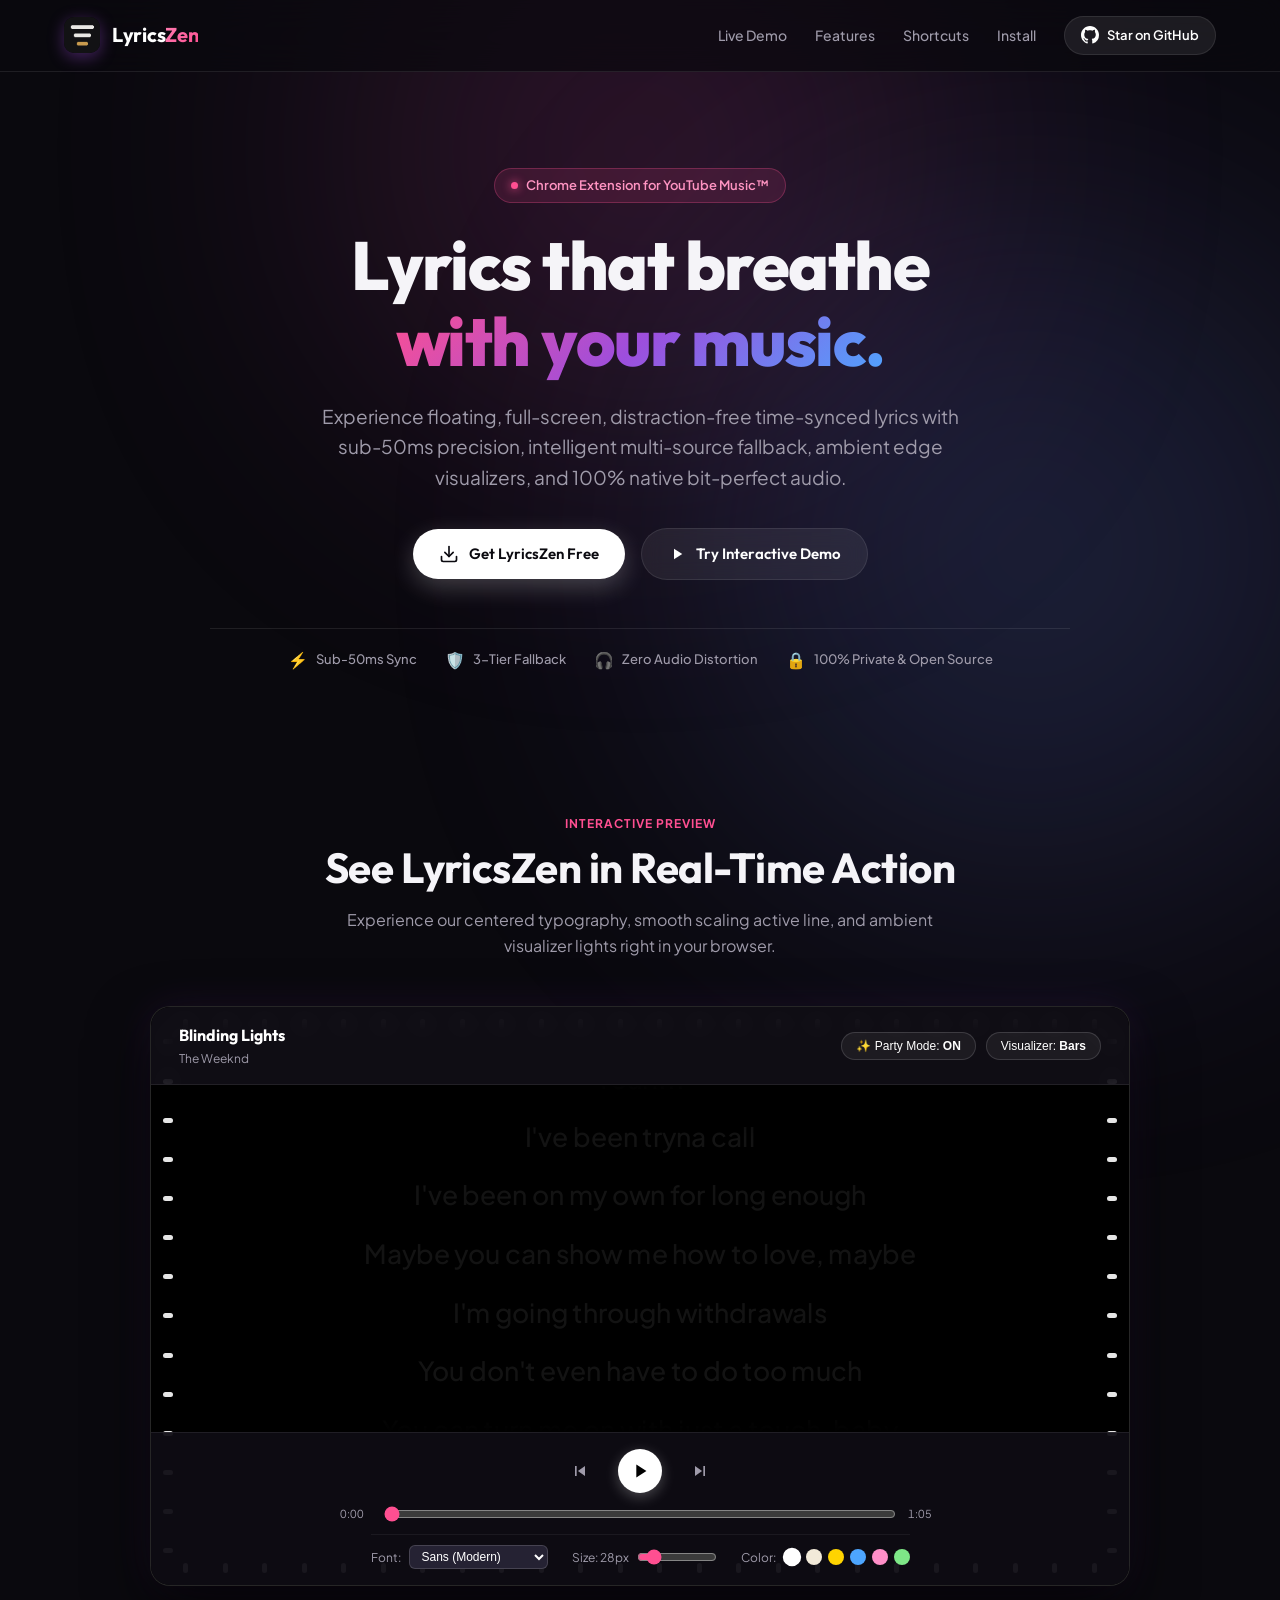
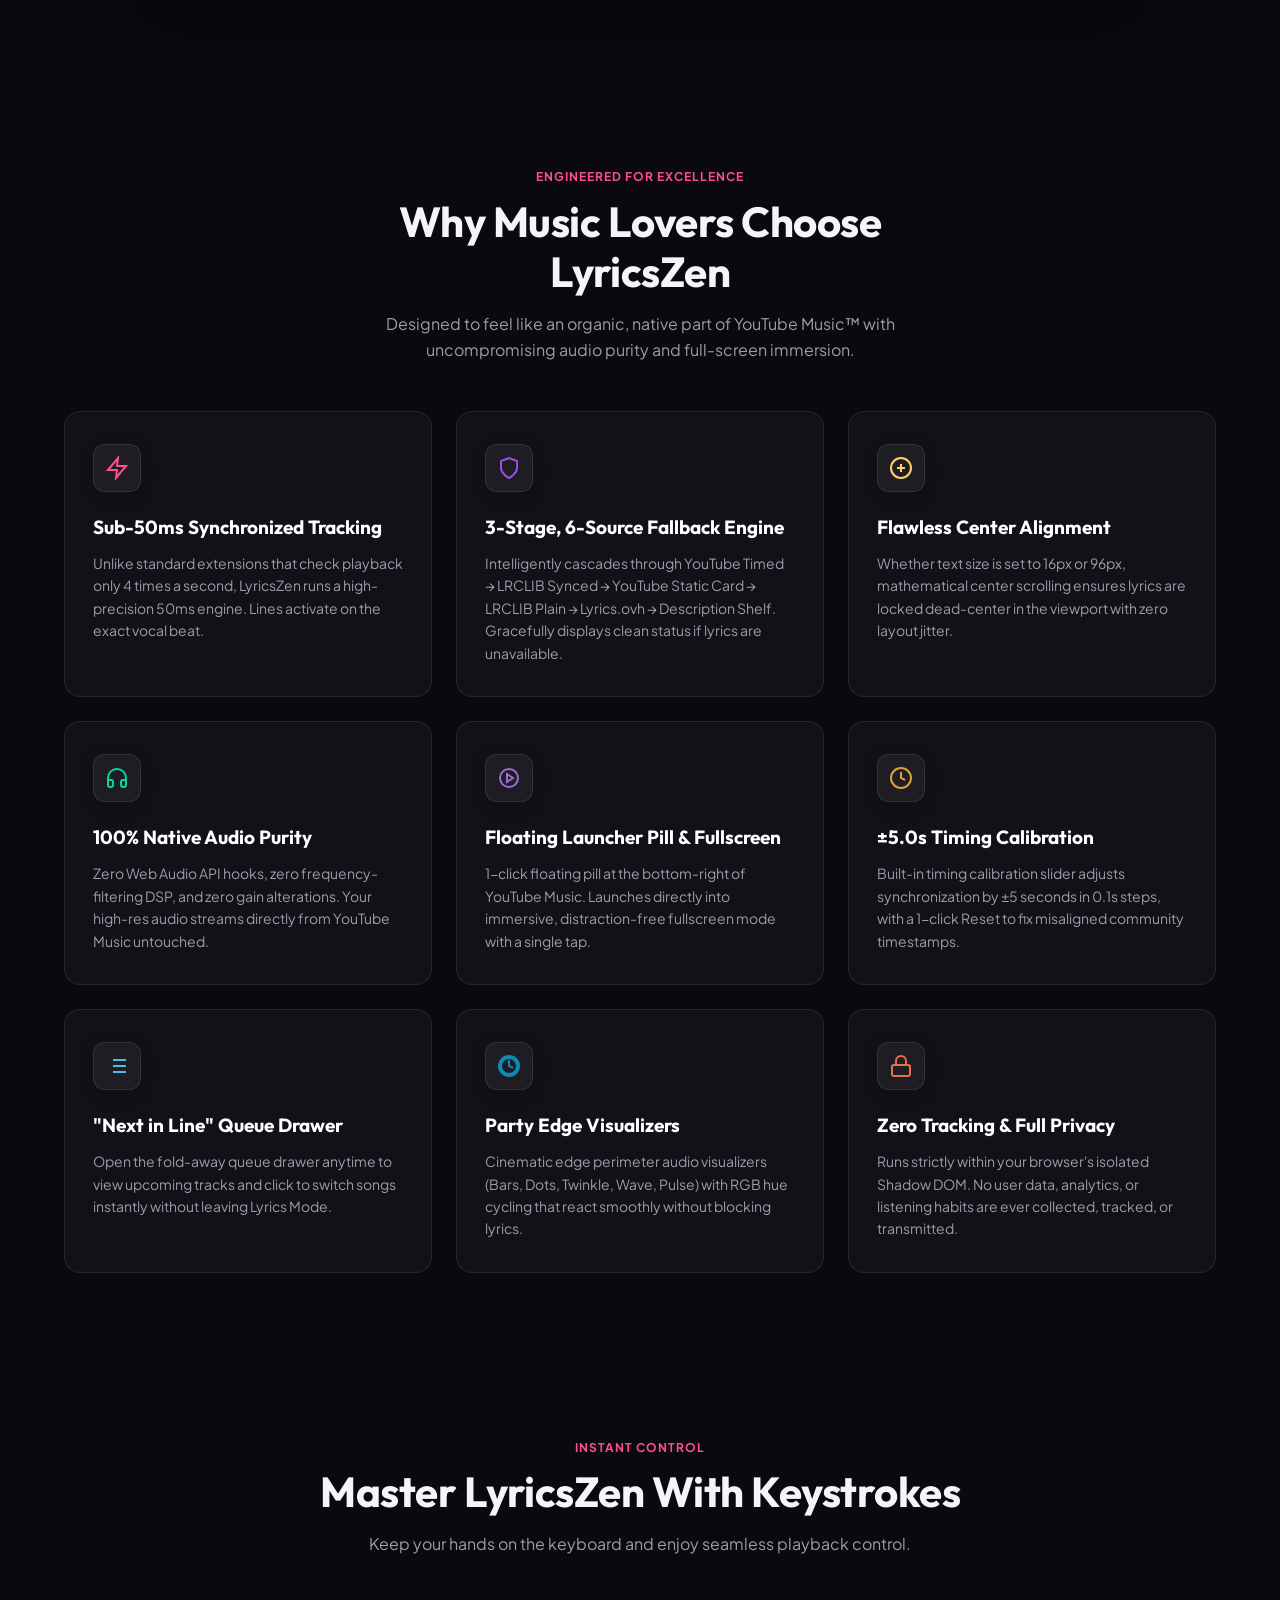
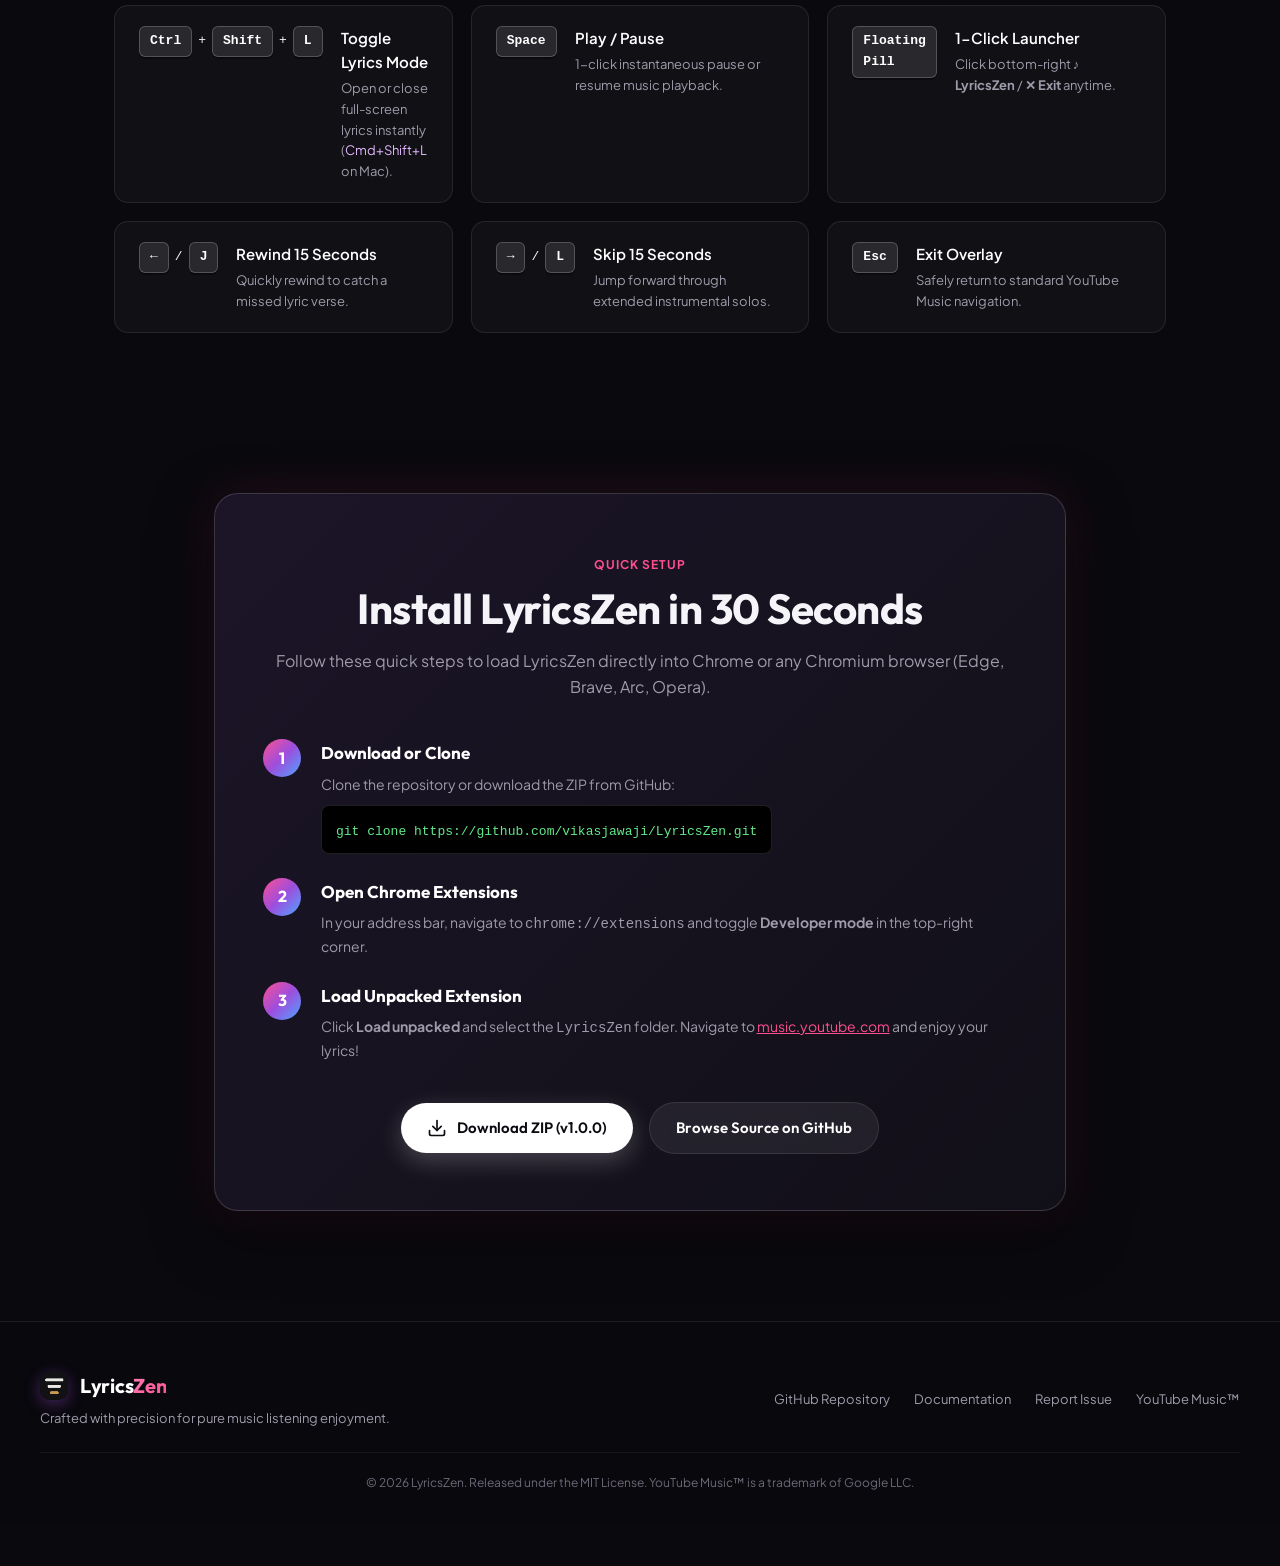
<file: docs/index.html>
<!DOCTYPE html>
<html lang="en">
<head>
  <meta charset="UTF-8">
  <meta name="viewport" content="width=device-width, initial-scale=1.0">
  <title>LyricsZen — Pure, Time-Synced Lyrics for YouTube Music™</title>
  <meta name="description" content="A lightweight, privacy-first Chrome Extension delivering floating, distraction-free time-synced lyrics with intelligent multi-source fallback and zero audio distortion for YouTube Music™.">
  <meta name="keywords" content="YouTube Music Lyrics, Time Synced Lyrics, Chrome Extension, LyricsZen, LRCLIB, Music Visualizer">
  <meta property="og:title" content="LyricsZen — Pure, Time-Synced Lyrics for YouTube Music™">
  <meta property="og:description" content="Floating, distraction-free time-synced lyrics with intelligent multi-source fallback and ambient edge visualizers.">
  <meta property="og:type" content="website">
  <meta property="og:image" content="assets/icon128.png">
  <link rel="icon" type="image/png" href="assets/icon48.png">

  <!-- Google Fonts: Outfit & Plus Jakarta Sans -->
  <link rel="preconnect" href="https://fonts.googleapis.com">
  <link rel="preconnect" href="https://fonts.gstatic.com" crossorigin>
  <link href="https://fonts.googleapis.com/css2?family=Outfit:wght@400;500;600;700;800&family=Plus+Jakarta+Sans:wght@400;500;600;700&display=swap" rel="stylesheet">
  
  <link rel="stylesheet" href="style.css">
</head>
<body>
  <!-- Ambient background glow -->
  <div class="ambient-glow glow-top" aria-hidden="true"></div>
  <div class="ambient-glow glow-bottom" aria-hidden="true"></div>

  <!-- Header Navigation -->
  <header class="navbar" id="navbar">
    <div class="nav-container">
      <a href="#hero" class="brand">
        <img src="assets/icon48.png" alt="LyricsZen Logo" class="brand-logo" width="36" height="36">
        <span class="brand-name">Lyrics<span>Zen</span></span>
      </a>
      <nav class="nav-links">
        <a href="#demo">Live Demo</a>
        <a href="#features">Features</a>
        <a href="#shortcuts">Shortcuts</a>
        <a href="#install">Install</a>
        <a href="https://github.com/vikasjawaji/LyricsZen" target="_blank" rel="noopener noreferrer" class="btn-github">
          <svg viewBox="0 0 24 24" width="18" height="18" fill="currentColor" aria-hidden="true">
            <path d="M12 0C5.37 0 0 5.37 0 12c0 5.31 3.435 9.795 8.205 11.385.6.105.825-.255.825-.57 0-.285-.015-1.23-.015-2.235-3.015.555-3.795-.735-4.035-1.41-.135-.345-.72-1.41-1.23-1.695-.42-.225-1.02-.78-.015-.795.945-.015 1.62.87 1.845 1.23 1.08 1.815 2.805 1.305 3.495.99.105-.78.42-1.305.765-1.605-2.67-.3-5.46-1.335-5.46-5.925 0-1.305.465-2.385 1.23-3.225-.12-.3-.54-1.53.12-3.18 0 0 1.005-.315 3.3 1.23.96-.27 1.98-.405 3-.405s2.04.135 3 .405c2.295-1.56 3.3-1.23 3.3-1.23.66 1.65.24 2.88.12 3.18.765.84 1.23 1.905 1.23 3.225 0 4.605-2.805 5.625-5.475 5.925.435.375.81 1.095.81 2.22 0 1.605-.015 2.895-.015 3.3 0 .315.225.69.825.57A12.02 12.02 0 0024 12c0-6.63-5.37-12-12-12z"/>
          </svg>
          <span>Star on GitHub</span>
        </a>
      </nav>
    </div>
  </header>

  <!-- Hero Section -->
  <main>
    <section class="hero-section" id="hero">
      <div class="hero-container">
        <div class="badge-pill">
          <span class="badge-dot"></span>
          <span>Chrome Extension for YouTube Music™</span>
        </div>
        <h1 class="hero-title">
          Lyrics that breathe<br>
          <span class="gradient-text">with your music.</span>
        </h1>
        <p class="hero-subtitle">
          Experience floating, full-screen, distraction-free time-synced lyrics with sub-50ms precision, intelligent multi-source fallback, ambient edge visualizers, and 100% native bit-perfect audio.
        </p>

        <div class="hero-actions">
          <a href="#install" class="btn btn-primary">
            <svg viewBox="0 0 24 24" width="20" height="20" fill="none" stroke="currentColor" stroke-width="2" stroke-linecap="round" stroke-linejoin="round" aria-hidden="true">
              <path d="M21 15v4a2 2 0 0 1-2 2H5a2 2 0 0 1-2-2v-4"></path>
              <polyline points="7 10 12 15 17 10"></polyline>
              <line x1="12" y1="15" x2="12" y2="3"></line>
            </svg>
            <span>Get LyricsZen Free</span>
          </a>
          <a href="#demo" class="btn btn-secondary">
            <svg viewBox="0 0 24 24" width="18" height="18" fill="currentColor" aria-hidden="true">
              <path d="M8 5v14l11-7z"/>
            </svg>
            <span>Try Interactive Demo</span>
          </a>
        </div>

        <div class="hero-highlights">
          <div class="highlight-item">
            <span class="highlight-icon">⚡</span>
            <span>Sub-50ms Sync</span>
          </div>
          <div class="highlight-item">
            <span class="highlight-icon">🛡️</span>
            <span>3-Tier Fallback</span>
          </div>
          <div class="highlight-item">
            <span class="highlight-icon">🎧</span>
            <span>Zero Audio Distortion</span>
          </div>
          <div class="highlight-item">
            <span class="highlight-icon">🔒</span>
            <span>100% Private & Open Source</span>
          </div>
        </div>
      </div>
    </section>

    <!-- Interactive Live Demo -->
    <section class="demo-section" id="demo">
      <div class="section-header">
        <span class="section-tag">Interactive Preview</span>
        <h2 class="section-title">See LyricsZen in Real-Time Action</h2>
        <p class="section-desc">Experience our centered typography, smooth scaling active line, and ambient visualizer lights right in your browser.</p>
      </div>

      <div class="demo-wrapper">
        <div class="demo-container" id="demo-player-box">
          <!-- Demo edge visualizer -->
          <div class="demo-edge-visualizer" id="demo-visualizer" aria-hidden="true">
            <div class="demo-edge demo-edge-top"></div>
            <div class="demo-edge demo-edge-right"></div>
            <div class="demo-edge demo-edge-bottom"></div>
            <div class="demo-edge demo-edge-left"></div>
          </div>

          <!-- Demo Header -->
          <div class="demo-topbar">
            <div class="demo-song-info">
              <span class="demo-song-title" id="demo-title">Blinding Lights</span>
              <span class="demo-song-artist" id="demo-artist">The Weeknd</span>
            </div>
            <div class="demo-controls-quick">
              <button class="demo-pill-btn" id="demo-toggle-party" title="Toggle Party Edge Visualizer">
                ✨ Party Mode: <strong id="demo-party-status">ON</strong>
              </button>
              <div class="demo-dropdown">
                <button class="demo-pill-btn" id="demo-style-btn">Visualizer: <strong id="demo-style-name">Bars</strong></button>
                <div class="demo-dropdown-menu" id="demo-style-menu">
                  <button data-style="bars" class="is-active">Bars</button>
                  <button data-style="dots">Dots</button>
                  <button data-style="twinkle">Twinkle</button>
                  <button data-style="wave">Wave</button>
                  <button data-style="pulse">Pulse</button>
                </div>
              </div>
            </div>
          </div>

          <!-- Demo Lyrics Screen -->
          <div class="demo-lyrics-viewport" id="demo-viewport">
            <div class="demo-lyrics-track" id="demo-lyrics-track">
              <!-- Dynamically populated lines -->
            </div>
          </div>

          <!-- Demo Transport Controls -->
          <div class="demo-transport">
            <div class="demo-transport-actions">
              <button class="demo-icon-btn" id="demo-prev-btn" aria-label="Previous line" title="Previous Line">
                <svg viewBox="0 0 24 24" width="20" height="20" fill="currentColor"><path d="M6 6h2v12H6zm3.5 6 8.5 6V6z"/></svg>
              </button>
              <button class="demo-play-btn" id="demo-play-btn" aria-label="Play/Pause" title="Play / Pause">
                <svg class="demo-icon-play" viewBox="0 0 24 24" width="22" height="22" fill="currentColor"><path d="M8 5v14l11-7z"/></svg>
                <svg class="demo-icon-pause" viewBox="0 0 24 24" width="22" height="22" fill="currentColor" style="display:none;"><path d="M6 19h4V5H6v14zm8-14v14h4V5h-4z"/></svg>
              </button>
              <button class="demo-icon-btn" id="demo-next-btn" aria-label="Next line" title="Next Line">
                <svg viewBox="0 0 24 24" width="20" height="20" fill="currentColor"><path d="m6 18 8.5-6L6 6v12zM16 6v12h2V6h-2z"/></svg>
              </button>
            </div>

            <div class="demo-seek-bar">
              <span class="demo-time" id="demo-time-cur">0:00</span>
              <input type="range" class="demo-slider" id="demo-progress-slider" min="0" max="100" value="0" aria-label="Seek time">
              <span class="demo-time" id="demo-time-total">0:45</span>
            </div>

            <!-- Customizer controls bar -->
            <div class="demo-customizer">
              <div class="demo-opt-group">
                <label for="demo-font-select">Font:</label>
                <select id="demo-font-select" class="demo-select">
                  <option value="serif">Serif (Georgia)</option>
                  <option value="sans" selected>Sans (Modern)</option>
                  <option value="rounded">Rounded (SF Pro)</option>
                  <option value="mono">Mono (Cascadia)</option>
                  <option value="display">Display (Impact)</option>
                  <option value="humanist">Humanist (Optima)</option>
                  <option value="casual">Casual (Cursive)</option>
                </select>
              </div>

              <div class="demo-opt-group">
                <label for="demo-size-range">Size: <span id="demo-size-val">28px</span></label>
                <input type="range" id="demo-size-range" min="16" max="96" value="28" class="demo-mini-slider">
              </div>

              <div class="demo-opt-group">
                <label>Color:</label>
                <div class="demo-color-dots">
                  <button class="demo-dot is-active" data-color="#ffffff" style="background:#ffffff;" title="White"></button>
                  <button class="demo-dot" data-color="#f2ead9" style="background:#f2ead9;" title="Warm"></button>
                  <button class="demo-dot" data-color="#ffd400" style="background:#ffd400;" title="Yellow"></button>
                  <button class="demo-dot" data-color="#4da6ff" style="background:#4da6ff;" title="Blue"></button>
                  <button class="demo-dot" data-color="#ff8fc8" style="background:#ff8fc8;" title="Pink"></button>
                  <button class="demo-dot" data-color="#7ee787" style="background:#7ee787;" title="Green"></button>
                </div>
              </div>
            </div>
          </div>
        </div>
      </div>
    </section>

    <!-- Feature Grid -->
    <section class="features-section" id="features">
      <div class="section-header">
        <span class="section-tag">Engineered for Excellence</span>
        <h2 class="section-title">Why Music Lovers Choose LyricsZen</h2>
        <p class="section-desc">Designed to feel like an organic, native part of YouTube Music™ with uncompromising audio purity and full-screen immersion.</p>
      </div>

      <div class="features-grid">
        <div class="feature-card">
          <div class="feature-icon-wrapper" style="--accent: #ff4f91;">
            <svg viewBox="0 0 24 24" width="24" height="24" fill="none" stroke="currentColor" stroke-width="2"><path d="M13 2L3 14h9l-1 8 10-12h-9l1-8z"/></svg>
          </div>
          <h3>Sub-50ms Synchronized Tracking</h3>
          <p>Unlike standard extensions that check playback only 4 times a second, LyricsZen runs a high-precision 50ms engine. Lines activate on the exact vocal beat.</p>
        </div>

        <div class="feature-card">
          <div class="feature-icon-wrapper" style="--accent: #9d4edd;">
            <svg viewBox="0 0 24 24" width="24" height="24" fill="none" stroke="currentColor" stroke-width="2"><path d="M12 22s8-4 8-10V5l-8-3-8 3v7c0 6 8 10 8 10z"/></svg>
          </div>
          <h3>3-Stage, 6-Source Fallback Engine</h3>
          <p>Intelligently cascades through YouTube Timed &rarr; LRCLIB Synced &rarr; YouTube Static Card &rarr; LRCLIB Plain &rarr; Lyrics.ovh &rarr; Description Shelf. Gracefully displays clean status if lyrics are unavailable.</p>
        </div>

        <div class="feature-card">
          <div class="feature-icon-wrapper" style="--accent: #ffd166;">
            <svg viewBox="0 0 24 24" width="24" height="24" fill="none" stroke="currentColor" stroke-width="2"><circle cx="12" cy="12" r="10"/><path d="M12 8v8"/><path d="M8 12h8"/></svg>
          </div>
          <h3>Flawless Center Alignment</h3>
          <p>Whether text size is set to 16px or 96px, mathematical center scrolling ensures lyrics are locked dead-center in the viewport with zero layout jitter.</p>
        </div>

        <div class="feature-card">
          <div class="feature-icon-wrapper" style="--accent: #06d6a0;">
            <svg viewBox="0 0 24 24" width="24" height="24" fill="none" stroke="currentColor" stroke-width="2"><path d="M3 18v-6a9 9 0 0 1 18 0v6"/><path d="M21 19a2 2 0 0 1-2 2h-1a2 2 0 0 1-2-2v-3a2 2 0 0 1 2-2h3zM3 19a2 2 0 0 0 2 2h1a2 2 0 0 0 2-2v-3a2 2 0 0 0-2-2H3z"/></svg>
          </div>
          <h3>100% Native Audio Purity</h3>
          <p>Zero Web Audio API hooks, zero frequency-filtering DSP, and zero gain alterations. Your high-res audio streams directly from YouTube Music untouched.</p>
        </div>

        <div class="feature-card">
          <div class="feature-icon-wrapper" style="--accent: #a06cd5;">
            <svg viewBox="0 0 24 24" width="24" height="24" fill="none" stroke="currentColor" stroke-width="2"><circle cx="12" cy="12" r="9"/><polygon points="10 8 16 12 10 16 10 8"/></svg>
          </div>
          <h3>Floating Launcher Pill & Fullscreen</h3>
          <p>1-click floating pill at the bottom-right of YouTube Music. Launches directly into immersive, distraction-free fullscreen mode with a single tap.</p>
        </div>

        <div class="feature-card">
          <div class="feature-icon-wrapper" style="--accent: #e09f3e;">
            <svg viewBox="0 0 24 24" width="24" height="24" fill="none" stroke="currentColor" stroke-width="2"><circle cx="12" cy="12" r="10"/><polyline points="12 6 12 12 16 14"/></svg>
          </div>
          <h3>±5.0s Timing Calibration</h3>
          <p>Built-in timing calibration slider adjusts synchronization by &plusmn;5 seconds in 0.1s steps, with a 1-click Reset to fix misaligned community timestamps.</p>
        </div>

        <div class="feature-card">
          <div class="feature-icon-wrapper" style="--accent: #48bfe3;">
            <svg viewBox="0 0 24 24" width="24" height="24" fill="none" stroke="currentColor" stroke-width="2"><line x1="8" y1="6" x2="21" y2="6"/><line x1="8" y1="12" x2="21" y2="12"/><line x1="8" y1="18" x2="21" y2="18"/><line x1="3" y1="6" x2="3.01" y2="6"/><line x1="3" y1="12" x2="3.01" y2="12"/><line x1="3" y1="18" x2="3.01" y2="18"/></svg>
          </div>
          <h3>"Next in Line" Queue Drawer</h3>
          <p>Open the fold-away queue drawer anytime to view upcoming tracks and click to switch songs instantly without leaving Lyrics Mode.</p>
        </div>

        <div class="feature-card">
          <div class="feature-icon-wrapper" style="--accent: #118ab2;">
            <svg viewBox="0 0 24 24" width="24" height="24" fill="none" stroke="currentColor" stroke-width="2"><path d="M12 2a10 10 0 1 0 10 10A10 10 0 0 0 12 2zm0 18a8 8 0 1 1 8-8 8 8 0 0 1-8 8z"/><path d="M12 6v6l4 2"/></svg>
          </div>
          <h3>Party Edge Visualizers</h3>
          <p>Cinematic edge perimeter audio visualizers (Bars, Dots, Twinkle, Wave, Pulse) with RGB hue cycling that react smoothly without blocking lyrics.</p>
        </div>

        <div class="feature-card">
          <div class="feature-icon-wrapper" style="--accent: #e76f51;">
            <svg viewBox="0 0 24 24" width="24" height="24" fill="none" stroke="currentColor" stroke-width="2"><rect x="3" y="11" width="18" height="11" rx="2" ry="2"/><path d="M7 11V7a5 5 0 0 1 10 0v4"/></svg>
          </div>
          <h3>Zero Tracking & Full Privacy</h3>
          <p>Runs strictly within your browser's isolated Shadow DOM. No user data, analytics, or listening habits are ever collected, tracked, or transmitted.</p>
        </div>
      </div>
    </section>

    <!-- Keyboard Shortcuts -->
    <section class="shortcuts-section" id="shortcuts">
      <div class="section-header">
        <span class="section-tag">Instant Control</span>
        <h2 class="section-title">Master LyricsZen With Keystrokes</h2>
        <p class="section-desc">Keep your hands on the keyboard and enjoy seamless playback control.</p>
      </div>

      <div class="shortcuts-grid">
        <div class="shortcut-card">
          <kbd class="key-combo"><span class="key">Ctrl</span> + <span class="key">Shift</span> + <span class="key">L</span></kbd>
          <div class="shortcut-info">
            <h4>Toggle Lyrics Mode</h4>
            <p>Open or close full-screen lyrics instantly (<span style="color:#e2b8ff">Cmd+Shift+L</span> on Mac).</p>
          </div>
        </div>

        <div class="shortcut-card">
          <kbd class="key-combo"><span class="key">Space</span></kbd>
          <div class="shortcut-info">
            <h4>Play / Pause</h4>
            <p>1-click instantaneous pause or resume music playback.</p>
          </div>
        </div>

        <div class="shortcut-card">
          <kbd class="key-combo"><span class="key">Floating Pill</span></kbd>
          <div class="shortcut-info">
            <h4>1-Click Launcher</h4>
            <p>Click bottom-right <strong>♪ LyricsZen</strong> / <strong>✕ Exit</strong> anytime.</p>
          </div>
        </div>

        <div class="shortcut-card">
          <kbd class="key-combo"><span class="key">&larr;</span> / <span class="key">J</span></kbd>
          <div class="shortcut-info">
            <h4>Rewind 15 Seconds</h4>
            <p>Quickly rewind to catch a missed lyric verse.</p>
          </div>
        </div>

        <div class="shortcut-card">
          <kbd class="key-combo"><span class="key">&rarr;</span> / <span class="key">L</span></kbd>
          <div class="shortcut-info">
            <h4>Skip 15 Seconds</h4>
            <p>Jump forward through extended instrumental solos.</p>
          </div>
        </div>

        <div class="shortcut-card">
          <kbd class="key-combo"><span class="key">Esc</span></kbd>
          <div class="shortcut-info">
            <h4>Exit Overlay</h4>
            <p>Safely return to standard YouTube Music navigation.</p>
          </div>
        </div>
      </div>
    </section>

    <!-- Installation Section -->
    <section class="install-section" id="install">
      <div class="install-card">
        <span class="section-tag">Quick Setup</span>
        <h2 class="section-title">Install LyricsZen in 30 Seconds</h2>
        <p class="section-desc">Follow these quick steps to load LyricsZen directly into Chrome or any Chromium browser (Edge, Brave, Arc, Opera).</p>

        <div class="steps-container">
          <div class="step-item">
            <div class="step-number">1</div>
            <div class="step-content">
              <h3>Download or Clone</h3>
              <p>Clone the repository or download the ZIP from GitHub:</p>
              <div class="code-box">
                <code>git clone https://github.com/vikasjawaji/LyricsZen.git</code>
              </div>
            </div>
          </div>

          <div class="step-item">
            <div class="step-number">2</div>
            <div class="step-content">
              <h3>Open Chrome Extensions</h3>
              <p>In your address bar, navigate to <code>chrome://extensions</code> and toggle <strong>Developer mode</strong> in the top-right corner.</p>
            </div>
          </div>

          <div class="step-item">
            <div class="step-number">3</div>
            <div class="step-content">
              <h3>Load Unpacked Extension</h3>
              <p>Click <strong>Load unpacked</strong> and select the <code>LyricsZen</code> folder. Navigate to <a href="https://music.youtube.com" target="_blank" rel="noopener noreferrer">music.youtube.com</a> and enjoy your lyrics!</p>
            </div>
          </div>
        </div>

        <div class="install-cta">
          <a href="https://github.com/vikasjawaji/LyricsZen/archive/refs/heads/main.zip" class="btn btn-primary">
            <svg viewBox="0 0 24 24" width="20" height="20" fill="none" stroke="currentColor" stroke-width="2" stroke-linecap="round" stroke-linejoin="round" aria-hidden="true"><path d="M21 15v4a2 2 0 0 1-2 2H5a2 2 0 0 1-2-2v-4"></path><polyline points="7 10 12 15 17 10"></polyline><line x1="12" y1="15" x2="12" y2="3"></line></svg>
            <span>Download ZIP (v1.0.0)</span>
          </a>
          <a href="https://github.com/vikasjawaji/LyricsZen" target="_blank" rel="noopener noreferrer" class="btn btn-secondary">
            <span>Browse Source on GitHub</span>
          </a>
        </div>
      </div>
    </section>
  </main>

  <!-- Footer -->
  <footer class="footer">
    <div class="footer-container">
      <div class="footer-left">
        <div class="brand">
          <img src="assets/icon48.png" alt="LyricsZen Logo" class="brand-logo" width="28" height="28">
          <span class="brand-name">Lyrics<span>Zen</span></span>
        </div>
        <p class="footer-copy">Crafted with precision for pure music listening enjoyment.</p>
      </div>

      <div class="footer-right">
        <a href="https://github.com/vikasjawaji/LyricsZen" target="_blank" rel="noopener noreferrer">GitHub Repository</a>
        <a href="https://github.com/vikasjawaji/LyricsZen/blob/main/README.md" target="_blank" rel="noopener noreferrer">Documentation</a>
        <a href="https://github.com/vikasjawaji/LyricsZen/issues" target="_blank" rel="noopener noreferrer">Report Issue</a>
        <a href="https://music.youtube.com" target="_blank" rel="noopener noreferrer">YouTube Music™</a>
      </div>
    </div>
    <div class="footer-bottom">
      <p>&copy; 2026 LyricsZen. Released under the MIT License. YouTube Music™ is a trademark of Google LLC.</p>
    </div>
  </footer>

  <script src="app.js"></script>
</body>
</html>
</file>
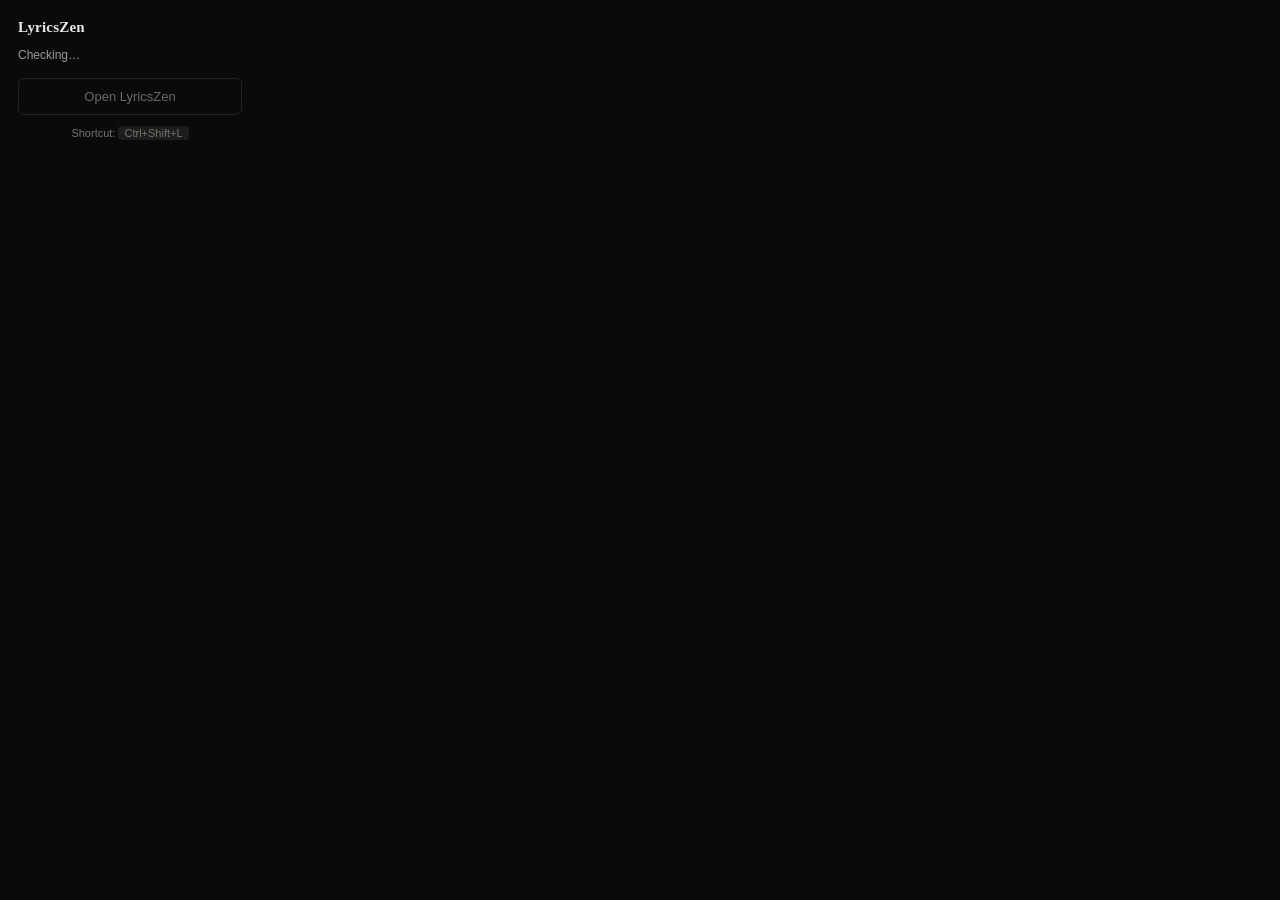
<file: popup/popup.html>
<!doctype html>
<html lang="en">
<head>
  <meta charset="utf-8" />
  <title>LyricsZen</title>
  <link rel="stylesheet" href="popup.css" />
</head>
<body>
  <div class="popup">
    <div class="popup-header">
      <span class="popup-title">LyricsZen</span>
    </div>
    <p class="popup-status" id="status">Checking…</p>
    <button class="popup-action" id="action-btn" type="button" disabled>Open LyricsZen</button>
    <p class="popup-hint">Shortcut: <kbd id="shortcut-key">Ctrl+Shift+L</kbd></p>
  </div>
  <script src="popup.js"></script>
</body>
</html>
</file>
<file: docs/style.css>
/* ========================================================
   LyricsZen GitHub Pages Design System
   Modern Glassmorphism & High-Contrast Typography
   ======================================================== */

:root {
  --bg-dark: #0a090e;
  --bg-surface: rgba(22, 20, 29, 0.75);
  --bg-surface-elevated: rgba(30, 27, 40, 0.85);
  --border-subtle: rgba(255, 255, 255, 0.09);
  --border-hover: rgba(255, 255, 255, 0.22);
  --text-main: #f5f4f8;
  --text-muted: #9f9baa;
  --accent-pink: #ff4f91;
  --accent-purple: #9d4edd;
  --accent-gold: #c99b4e;
  --accent-blue: #4da6ff;
  --gradient-primary: linear-gradient(135deg, #ff4f91 0%, #9d4edd 50%, #4da6ff 100%);
  --font-display: 'Outfit', -apple-system, BlinkMacSystemFont, sans-serif;
  --font-body: 'Plus Jakarta Sans', -apple-system, BlinkMacSystemFont, sans-serif;
}

*, *::before, *::after {
  box-sizing: border-box;
  margin: 0;
  padding: 0;
}

html {
  scroll-behavior: smooth;
  color-scheme: dark;
}

body {
  background-color: var(--bg-dark);
  color: var(--text-main);
  font-family: var(--font-body);
  line-height: 1.6;
  overflow-x: hidden;
  position: relative;
  -webkit-font-smoothing: antialiased;
}

/* Ambient glow orbs */
.ambient-glow {
  position: fixed;
  border-radius: 50%;
  filter: blur(140px);
  pointer-events: none;
  z-index: 0;
  opacity: 0.18;
}
.glow-top {
  width: 600px;
  height: 600px;
  top: -150px;
  left: 50%;
  transform: translateX(-50%);
  background: radial-gradient(circle, #ff4f91, #9d4edd);
}
.glow-bottom {
  width: 700px;
  height: 700px;
  bottom: 0;
  right: -100px;
  background: radial-gradient(circle, #4da6ff, #9d4edd);
}

/* ========================================================
   Navigation Bar
   ======================================================== */
.navbar {
  position: sticky;
  top: 0;
  z-index: 100;
  backdrop-filter: blur(20px);
  -webkit-backdrop-filter: blur(20px);
  background: rgba(10, 9, 14, 0.72);
  border-bottom: 1px solid var(--border-subtle);
  transition: all 0.3s ease;
}

.nav-container {
  max-width: 1200px;
  margin: 0 auto;
  padding: 16px 24px;
  display: flex;
  align-items: center;
  justify-content: space-between;
}

.brand {
  display: flex;
  align-items: center;
  gap: 12px;
  text-decoration: none;
  color: #fff;
}

.brand-logo {
  border-radius: 10px;
  box-shadow: 0 4px 16px rgba(157, 78, 221, 0.4);
}

.brand-name {
  font-family: var(--font-display);
  font-size: 20px;
  font-weight: 700;
  letter-spacing: -0.3px;
}
.brand-name span {
  background: linear-gradient(135deg, #ff7eb3, #ff4f91);
  -webkit-background-clip: text;
  -webkit-text-fill-color: transparent;
}

.nav-links {
  display: flex;
  align-items: center;
  gap: 28px;
}

.nav-links a:not(.btn-github) {
  color: var(--text-muted);
  text-decoration: none;
  font-size: 14px;
  font-weight: 500;
  transition: color 0.2s ease;
}
.nav-links a:not(.btn-github):hover {
  color: #fff;
}

.btn-github {
  display: inline-flex;
  align-items: center;
  gap: 8px;
  padding: 8px 16px;
  border-radius: 99px;
  background: rgba(255, 255, 255, 0.08);
  border: 1px solid var(--border-subtle);
  color: #fff;
  font-size: 13px;
  font-weight: 600;
  text-decoration: none;
  transition: all 0.2s ease;
}
.btn-github:hover {
  background: rgba(255, 255, 255, 0.16);
  border-color: var(--border-hover);
  transform: translateY(-1px);
}

/* ========================================================
   Hero Section
   ======================================================== */
.hero-section {
  position: relative;
  z-index: 1;
  padding: 96px 24px 64px;
  text-align: center;
}

.hero-container {
  max-width: 860px;
  margin: 0 auto;
}

.badge-pill {
  display: inline-flex;
  align-items: center;
  gap: 8px;
  padding: 6px 16px;
  border-radius: 999px;
  background: rgba(255, 79, 145, 0.12);
  border: 1px solid rgba(255, 79, 145, 0.28);
  color: #ff94c2;
  font-size: 13px;
  font-weight: 600;
  margin-bottom: 24px;
}
.badge-dot {
  width: 7px;
  height: 7px;
  border-radius: 50%;
  background: #ff4f91;
  box-shadow: 0 0 10px #ff4f91;
}

.hero-title {
  font-family: var(--font-display);
  font-size: clamp(40px, 6vw, 68px);
  font-weight: 800;
  line-height: 1.12;
  letter-spacing: -1.5px;
  margin-bottom: 22px;
}

.gradient-text {
  background: var(--gradient-primary);
  -webkit-background-clip: text;
  -webkit-text-fill-color: transparent;
}

.hero-subtitle {
  color: var(--text-muted);
  font-size: clamp(16px, 2vw, 19px);
  line-height: 1.6;
  max-width: 680px;
  margin: 0 auto 36px;
}

.hero-actions {
  display: flex;
  align-items: center;
  justify-content: center;
  gap: 16px;
  margin-bottom: 48px;
  flex-wrap: wrap;
}

.btn {
  display: inline-flex;
  align-items: center;
  justify-content: center;
  gap: 10px;
  padding: 13px 26px;
  border-radius: 99px;
  font-family: var(--font-display);
  font-size: 15px;
  font-weight: 600;
  text-decoration: none;
  cursor: pointer;
  transition: all 0.22s cubic-bezier(0.16, 1, 0.3, 1);
}

.btn-primary {
  background: #fff;
  color: #0b0a10;
  box-shadow: 0 8px 24px rgba(255, 255, 255, 0.22);
}
.btn-primary:hover {
  background: #f0f0f4;
  transform: translateY(-2px);
  box-shadow: 0 12px 30px rgba(255, 255, 255, 0.32);
}

.btn-secondary {
  background: rgba(255, 255, 255, 0.07);
  border: 1px solid var(--border-subtle);
  color: #fff;
  backdrop-filter: blur(10px);
}
.btn-secondary:hover {
  background: rgba(255, 255, 255, 0.12);
  border-color: var(--border-hover);
  transform: translateY(-2px);
}

.hero-highlights {
  display: flex;
  align-items: center;
  justify-content: center;
  gap: 28px;
  flex-wrap: wrap;
  padding-top: 18px;
  border-top: 1px solid var(--border-subtle);
}

.highlight-item {
  display: flex;
  align-items: center;
  gap: 8px;
  font-size: 13px;
  color: var(--text-muted);
  font-weight: 500;
}
.highlight-icon {
  font-size: 16px;
}

/* ========================================================
   Interactive Demo Section
   ======================================================== */
.demo-section {
  position: relative;
  z-index: 1;
  padding: 72px 24px 96px;
}

.section-header {
  text-align: center;
  max-width: 640px;
  margin: 0 auto 48px;
}

.section-tag {
  display: inline-block;
  font-size: 12px;
  font-weight: 700;
  letter-spacing: 1px;
  text-transform: uppercase;
  color: var(--accent-pink);
  margin-bottom: 10px;
}

.section-title {
  font-family: var(--font-display);
  font-size: clamp(28px, 4vw, 42px);
  font-weight: 700;
  line-height: 1.2;
  letter-spacing: -0.5px;
  margin-bottom: 14px;
}

.section-desc {
  color: var(--text-muted);
  font-size: 16px;
}

.demo-wrapper {
  max-width: 980px;
  margin: 0 auto;
}

.demo-container {
  position: relative;
  background: #000000;
  border: 1px solid rgba(255, 255, 255, 0.15);
  border-radius: 20px;
  box-shadow: 0 24px 60px rgba(0, 0, 0, 0.7), 0 0 40px rgba(157, 78, 221, 0.12);
  overflow: hidden;
  display: flex;
  flex-direction: column;
  height: 580px;
}

/* Demo Edge Visualizer */
.demo-edge-visualizer {
  position: absolute;
  inset: 12px;
  pointer-events: none;
  z-index: 2;
  color: #fff;
  opacity: 0.9;
  transition: opacity 0.3s ease;
}
.demo-edge {
  position: absolute;
  display: flex;
  justify-content: space-between;
}
.demo-edge i {
  display: block;
  background: currentColor;
}

.demo-edge-top, .demo-edge-bottom {
  left: 20px;
  right: 20px;
  height: 28px;
}
.demo-edge-top { top: 0; align-items: flex-start; }
.demo-edge-bottom { bottom: 0; align-items: flex-end; }
.demo-edge-left, .demo-edge-right {
  top: 20px;
  bottom: 20px;
  width: 28px;
  flex-direction: column;
}
.demo-edge-left { left: 0; align-items: flex-start; }
.demo-edge-right { right: 0; align-items: flex-end; }

/* Visualizer styles */
.vis-bars .demo-edge-top i, .vis-bars .demo-edge-bottom i {
  width: 5px; height: 10px; border-radius: 99px;
  animation: demo-bars 1.2s ease-in-out infinite alternate;
  animation-delay: calc(var(--i) * -0.05s);
}
.vis-bars .demo-edge-left i, .vis-bars .demo-edge-right i {
  width: 10px; height: 5px; border-radius: 99px;
  animation: demo-bars 1.2s ease-in-out infinite alternate;
  animation-delay: calc(var(--i) * -0.05s);
}
@keyframes demo-bars {
  0% { transform: scale(0.4); opacity: 0.2; }
  100% { transform: scale(1.3); opacity: 0.95; box-shadow: 0 0 6px currentColor; }
}

.vis-dots .demo-edge i {
  width: 5px; height: 5px; border-radius: 50%;
  animation: demo-dots 1.3s ease-in-out infinite alternate;
  animation-delay: calc(var(--i) * -0.06s);
}
@keyframes demo-dots {
  0% { transform: translateY(0) scale(0.5); opacity: 0.2; }
  100% { transform: translateY(4px) scale(1.2); opacity: 0.95; }
}

.vis-twinkle .demo-edge i {
  width: 5px; height: 5px; transform: rotate(45deg);
  animation: demo-twinkle 1.4s ease-in-out infinite alternate;
  animation-delay: calc(var(--i) * -0.07s);
}
@keyframes demo-twinkle {
  0% { opacity: 0.15; transform: rotate(45deg) scale(0.4); }
  100% { opacity: 0.95; transform: rotate(45deg) scale(1.2); box-shadow: 0 0 6px currentColor; }
}

/* Demo Header */
.demo-topbar {
  position: relative;
  z-index: 5;
  display: flex;
  align-items: center;
  justify-content: space-between;
  padding: 16px 28px;
  background: rgba(18, 16, 24, 0.85);
  border-bottom: 1px solid rgba(255, 255, 255, 0.08);
  backdrop-filter: blur(12px);
}

.demo-song-info {
  display: flex;
  flex-direction: column;
}
.demo-song-title {
  font-family: var(--font-display);
  font-weight: 700;
  font-size: 16px;
  color: #fff;
}
.demo-song-artist {
  font-size: 12px;
  color: var(--text-muted);
}

.demo-controls-quick {
  display: flex;
  align-items: center;
  gap: 10px;
}

.demo-pill-btn {
  padding: 6px 14px;
  border-radius: 99px;
  border: 1px solid rgba(255, 255, 255, 0.14);
  background: rgba(255, 255, 255, 0.06);
  color: #fff;
  font-size: 12px;
  cursor: pointer;
  transition: all 0.2s ease;
}
.demo-pill-btn:hover {
  background: rgba(255, 255, 255, 0.12);
  border-color: rgba(255, 255, 255, 0.28);
}

.demo-dropdown {
  position: relative;
}
.demo-dropdown-menu {
  position: absolute;
  top: 100%;
  right: 0;
  margin-top: 6px;
  background: #1f1c2b;
  border: 1px solid rgba(255, 255, 255, 0.15);
  border-radius: 10px;
  padding: 6px;
  display: none;
  flex-direction: column;
  gap: 4px;
  box-shadow: 0 10px 30px rgba(0,0,0,0.5);
  z-index: 10;
}
.demo-dropdown-menu.is-open {
  display: flex;
}
.demo-dropdown-menu button {
  padding: 6px 16px;
  background: transparent;
  border: none;
  border-radius: 6px;
  color: var(--text-muted);
  font-size: 12px;
  text-align: left;
  cursor: pointer;
}
.demo-dropdown-menu button:hover,
.demo-dropdown-menu button.is-active {
  background: rgba(255, 79, 145, 0.2);
  color: #fff;
}

/* Demo Lyrics Viewport */
.demo-lyrics-viewport {
  position: relative;
  z-index: 3;
  flex: 1;
  overflow-y: hidden;
  display: flex;
  align-items: center;
  justify-content: center;
  mask-image: linear-gradient(to bottom, transparent 0%, black 15%, black 85%, transparent 100%);
  -webkit-mask-image: linear-gradient(to bottom, transparent 0%, black 15%, black 85%, transparent 100%);
}

.demo-lyrics-track {
  width: 100%;
  max-width: 820px;
  padding: 40px 20px;
  display: flex;
  flex-direction: column;
  align-items: center;
  gap: 18px;
  transition: transform 0.35s cubic-bezier(0.2, 0.9, 0.3, 1);
}

.demo-line {
  width: 100%;
  text-align: center !important;
  line-height: 1.45;
  color: rgba(255, 255, 255, 0.25);
  cursor: pointer;
  transition: all 0.28s cubic-bezier(0.2, 0.9, 0.3, 1);
  user-select: none;
  font-size: 28px;
  font-weight: 500;
  transform: scale(0.94);
  opacity: 0.3;
}
.demo-line:hover:not(.is-active) {
  opacity: 0.65;
  color: rgba(255, 255, 255, 0.7);
}
.demo-line.is-active {
  color: #ffffff;
  font-weight: 700;
  opacity: 1;
  transform: scale(1.06);
  text-shadow: 0 0 24px rgba(255, 255, 255, 0.4);
}
.demo-line.is-near {
  opacity: 0.55;
  transform: scale(0.98);
}

/* Demo Transport */
.demo-transport {
  position: relative;
  z-index: 5;
  background: rgba(14, 12, 19, 0.95);
  border-top: 1px solid rgba(255, 255, 255, 0.08);
  padding: 16px 24px;
  display: flex;
  flex-direction: column;
  align-items: center;
  gap: 12px;
}

.demo-transport-actions {
  display: flex;
  align-items: center;
  gap: 20px;
}

.demo-icon-btn {
  background: none;
  border: none;
  color: var(--text-muted);
  cursor: pointer;
  width: 36px;
  height: 36px;
  display: grid;
  place-items: center;
  border-radius: 50%;
  transition: all 0.2s ease;
}
.demo-icon-btn:hover {
  color: #fff;
  background: rgba(255, 255, 255, 0.08);
}

.demo-play-btn {
  width: 44px;
  height: 44px;
  border-radius: 50%;
  border: none;
  background: #fff;
  color: #000;
  cursor: pointer;
  display: grid;
  place-items: center;
  box-shadow: 0 4px 14px rgba(255, 255, 255, 0.25);
  transition: transform 0.2s ease, background 0.2s ease;
}
.demo-play-btn:hover {
  transform: scale(1.08);
  background: #f5f5f5;
}

.demo-seek-bar {
  width: 100%;
  max-width: 600px;
  display: flex;
  align-items: center;
  gap: 12px;
}
.demo-time {
  font-size: 11px;
  color: var(--text-muted);
  width: 32px;
  font-variant-numeric: tabular-nums;
}
.demo-slider {
  flex: 1;
  accent-color: var(--accent-pink);
  cursor: pointer;
}

.demo-customizer {
  display: flex;
  align-items: center;
  gap: 24px;
  padding-top: 10px;
  border-top: 1px solid rgba(255, 255, 255, 0.06);
  flex-wrap: wrap;
  justify-content: center;
  font-size: 12px;
  color: var(--text-muted);
}
.demo-opt-group {
  display: flex;
  align-items: center;
  gap: 8px;
}
.demo-select {
  background: #252233;
  color: #fff;
  border: 1px solid rgba(255, 255, 255, 0.15);
  border-radius: 6px;
  padding: 3px 8px;
  font-size: 12px;
  outline: none;
}
.demo-mini-slider {
  width: 80px;
  accent-color: var(--accent-pink);
  cursor: pointer;
}
.demo-color-dots {
  display: flex;
  gap: 6px;
}
.demo-dot {
  width: 16px;
  height: 16px;
  border-radius: 50%;
  border: 2px solid transparent;
  cursor: pointer;
  transition: transform 0.15s ease;
}
.demo-dot:hover {
  transform: scale(1.2);
}
.demo-dot.is-active {
  border-color: #fff;
  transform: scale(1.15);
}

/* ========================================================
   Features Grid
   ======================================================== */
.features-section {
  position: relative;
  z-index: 1;
  padding: 80px 24px;
  max-width: 1200px;
  margin: 0 auto;
}

.features-grid {
  display: grid;
  grid-template-columns: repeat(auto-fit, minmax(320px, 1fr));
  gap: 24px;
}

.feature-card {
  background: var(--bg-surface);
  border: 1px solid var(--border-subtle);
  border-radius: 16px;
  padding: 32px 28px;
  transition: all 0.25s ease;
  backdrop-filter: blur(12px);
}
.feature-card:hover {
  border-color: var(--border-hover);
  background: var(--bg-surface-elevated);
  transform: translateY(-4px);
  box-shadow: 0 12px 30px rgba(0, 0, 0, 0.35);
}

.feature-icon-wrapper {
  width: 48px;
  height: 48px;
  border-radius: 12px;
  background: rgba(255, 255, 255, 0.05);
  border: 1px solid rgba(255, 255, 255, 0.1);
  display: grid;
  place-items: center;
  color: var(--accent, #ff4f91);
  margin-bottom: 20px;
  box-shadow: 0 4px 14px rgba(0, 0, 0, 0.2);
}

.feature-card h3 {
  font-family: var(--font-display);
  font-size: 19px;
  font-weight: 700;
  margin-bottom: 10px;
  color: #fff;
}

.feature-card p {
  color: var(--text-muted);
  font-size: 14px;
  line-height: 1.6;
}

/* ========================================================
   Shortcuts Section
   ======================================================== */
.shortcuts-section {
  position: relative;
  z-index: 1;
  padding: 80px 24px;
  max-width: 1100px;
  margin: 0 auto;
}

.shortcuts-grid {
  display: grid;
  grid-template-columns: repeat(auto-fit, minmax(300px, 1fr));
  gap: 18px;
}

.shortcut-card {
  display: flex;
  align-items: flex-start;
  gap: 18px;
  padding: 20px 24px;
  background: rgba(255, 255, 255, 0.03);
  border: 1px solid var(--border-subtle);
  border-radius: 14px;
  transition: all 0.2s ease;
}
.shortcut-card:hover {
  border-color: var(--border-hover);
  background: rgba(255, 255, 255, 0.06);
}

.key-combo {
  display: inline-flex;
  align-items: center;
  gap: 6px;
  font-family: monospace;
}
.key {
  display: inline-block;
  padding: 4px 10px;
  border-radius: 6px;
  background: rgba(255, 255, 255, 0.1);
  border: 1px solid rgba(255, 255, 255, 0.2);
  color: #fff;
  font-size: 13px;
  font-weight: 700;
  box-shadow: 0 2px 0 rgba(0, 0, 0, 0.4);
}

.shortcut-info h4 {
  font-size: 15px;
  font-weight: 600;
  margin-bottom: 4px;
  color: #fff;
}
.shortcut-info p {
  font-size: 13px;
  color: var(--text-muted);
}

/* ========================================================
   Installation Section
   ======================================================== */
.install-section {
  position: relative;
  z-index: 1;
  padding: 80px 24px 110px;
  max-width: 900px;
  margin: 0 auto;
}

.install-card {
  background: linear-gradient(135deg, rgba(31, 23, 44, 0.85) 0%, rgba(18, 17, 26, 0.9) 100%);
  border: 1px solid rgba(255, 255, 255, 0.16);
  border-radius: 24px;
  padding: 56px 48px;
  text-align: center;
  box-shadow: 0 20px 60px rgba(0, 0, 0, 0.5), 0 0 50px rgba(255, 79, 145, 0.12);
}

.steps-container {
  display: flex;
  flex-direction: column;
  gap: 24px;
  margin: 40px 0;
  text-align: left;
}

.step-item {
  display: flex;
  align-items: flex-start;
  gap: 20px;
}

.step-number {
  flex-shrink: 0;
  width: 38px;
  height: 38px;
  border-radius: 50%;
  background: var(--gradient-primary);
  color: #fff;
  font-family: var(--font-display);
  font-weight: 700;
  font-size: 16px;
  display: grid;
  place-items: center;
}

.step-content h3 {
  font-family: var(--font-display);
  font-size: 17px;
  font-weight: 700;
  color: #fff;
  margin-bottom: 6px;
}
.step-content p {
  color: var(--text-muted);
  font-size: 14px;
}
.step-content a {
  color: var(--accent-pink);
  text-decoration: underline;
}

.code-box {
  margin-top: 10px;
  background: #000;
  border: 1px solid rgba(255, 255, 255, 0.12);
  border-radius: 8px;
  padding: 10px 14px;
  overflow-x: auto;
}
.code-box code {
  color: #61e888;
  font-family: monospace;
  font-size: 13px;
}

.install-cta {
  display: flex;
  align-items: center;
  justify-content: center;
  gap: 16px;
  flex-wrap: wrap;
}

/* ========================================================
   Footer
   ======================================================== */
.footer {
  position: relative;
  z-index: 1;
  border-top: 1px solid var(--border-subtle);
  background: rgba(10, 9, 14, 0.85);
  padding: 48px 24px 32px;
}

.footer-container {
  max-width: 1200px;
  margin: 0 auto;
  display: flex;
  align-items: center;
  justify-content: space-between;
  flex-wrap: wrap;
  gap: 24px;
  margin-bottom: 24px;
}

.footer-left .footer-copy {
  margin-top: 6px;
  font-size: 13px;
  color: var(--text-muted);
}

.footer-right {
  display: flex;
  align-items: center;
  gap: 24px;
  flex-wrap: wrap;
}
.footer-right a {
  color: var(--text-muted);
  text-decoration: none;
  font-size: 13px;
  transition: color 0.2s ease;
}
.footer-right a:hover {
  color: #fff;
}

.footer-bottom {
  max-width: 1200px;
  margin: 0 auto;
  padding-top: 20px;
  border-top: 1px solid rgba(255, 255, 255, 0.05);
  text-align: center;
  font-size: 12px;
  color: #6d6978;
}

/* ========================================================
   Responsive Breakpoints
   ======================================================== */
@media (max-width: 768px) {
  .hero-section { padding: 60px 20px 40px; }
  .install-card { padding: 36px 24px; }
  .demo-container { height: 500px; }
  .demo-line { font-size: 22px; }
  .demo-topbar { padding: 12px 16px; }
  .demo-transport { padding: 12px 16px; }
  .nav-links a:not(.btn-github) { display: none; }
}
</file>
<file: popup/popup.css>
* {
  box-sizing: border-box;
}

body {
  margin: 0;
  width: 260px;
  background: #0a0a0b;
  color: #e9e8e4;
  font-family: -apple-system, BlinkMacSystemFont, "Segoe UI", Roboto, Helvetica, Arial, sans-serif;
}

.popup {
  padding: 18px;
}

.popup-header {
  margin-bottom: 10px;
}

.popup-title {
  font-family: Georgia, "Iowan Old Style", "Palatino Linotype", serif;
  font-size: 15px;
  font-weight: 600;
  letter-spacing: 0.2px;
}

.popup-status {
  margin: 0 0 14px;
  font-size: 12px;
  color: #9d9c98;
  line-height: 1.5;
}

.popup-action {
  width: 100%;
  padding: 10px 12px;
  border-radius: 6px;
  border: 1px solid rgba(255, 255, 255, 0.18);
  background: transparent;
  color: #e9e8e4;
  font-size: 13px;
  font-family: inherit;
  cursor: pointer;
}

.popup-action:hover:not(:disabled) {
  border-color: #c99b4e;
  color: #f2ead9;
}

.popup-action:focus-visible {
  outline: 1px solid #c99b4e;
  outline-offset: 2px;
}

.popup-action:disabled {
  color: #6b6a67;
  border-color: rgba(255, 255, 255, 0.1);
  cursor: default;
}

.popup-hint {
  margin: 12px 0 0;
  font-size: 11px;
  color: #75746f;
  text-align: center;
}

kbd {
  font-family: -apple-system, BlinkMacSystemFont, "Segoe UI", Roboto, Helvetica, Arial, sans-serif;
  background: rgba(255, 255, 255, 0.08);
  border-radius: 4px;
  padding: 1px 6px;
  font-size: 11px;
}
</file>
